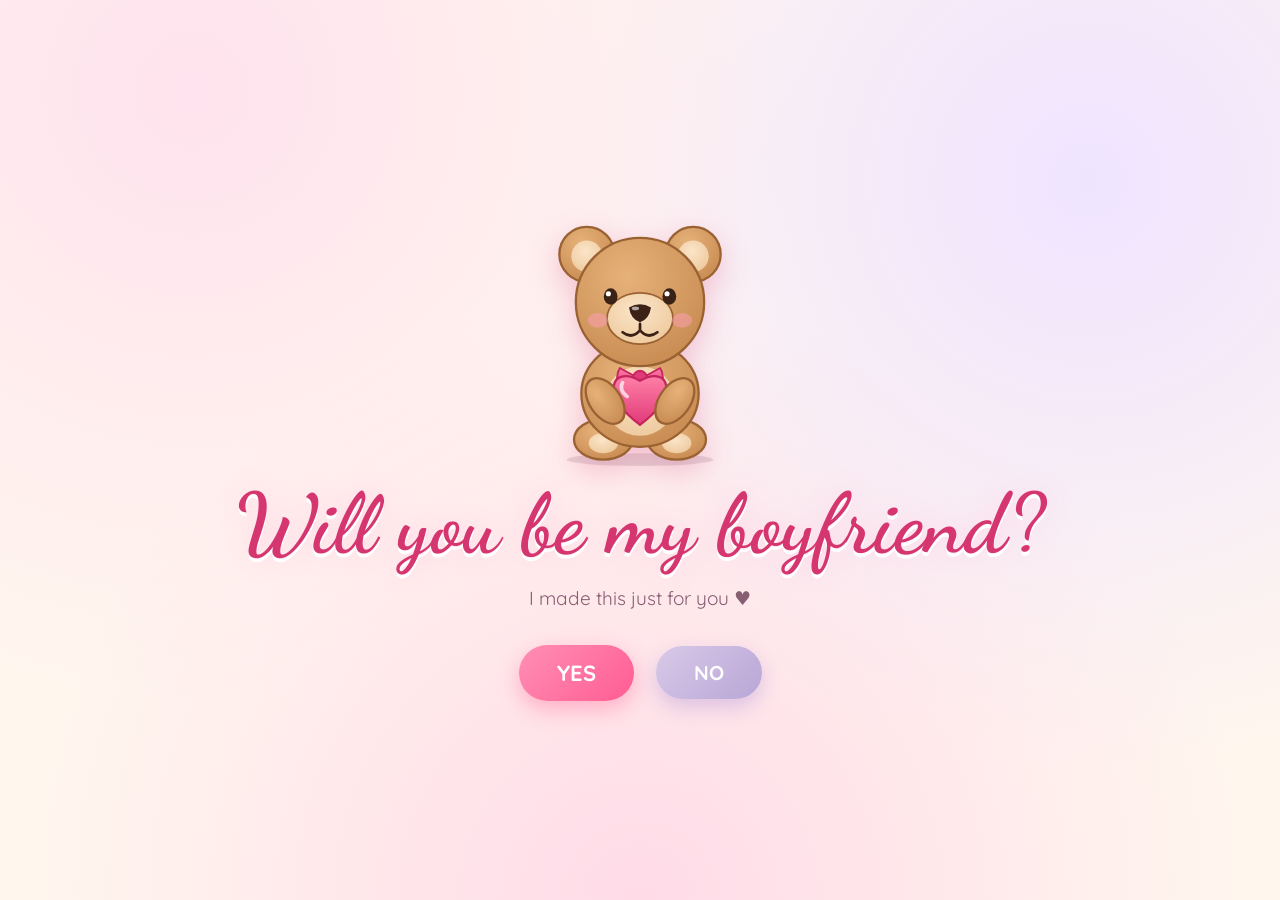
<file: index.html>
<!doctype html>
<html lang="en">
<head>
<meta charset="utf-8">
<meta name="viewport" content="width=device-width, initial-scale=1">
<title>A Little Question</title>
<link href="https://fonts.googleapis.com/css2?family=Dancing+Script:wght@600;700&family=Quicksand:wght@500;700&display=swap" rel="stylesheet">
<link rel="stylesheet" href="style.css">
</head>
<body>
<main class="ask">
  <div class="bear" data-teddy="heart" style="width:min(220px,55vw)"></div>
  <h1>Will you be my boyfriend?</h1>
  <p class="small">I made this just for you &hearts;</p>
  <div class="answers">
    <button class="btn" id="yes">YES</button>
    <button class="btn" id="no">NO</button>
  </div>
</main>
<div class="toast" id="toast"></div>

<script src="script.js"></script>
<script>
const yes = document.getElementById('yes'), no = document.getElementById('no'), toast = document.getElementById('toast');
let noClicks = 0, last = null, leaving = false;
const labels = ['NO', 'Are you sure?', 'Think again…', 'Pretty please?', 'Still no?', 'Nope 🙈'];

// ---- YES: little celebration, then a smooth trip to the cake page, then the birthday page ----
yes.addEventListener('click', () => {
  if (leaving) return; leaving = true;
  const r = yes.getBoundingClientRect();
  burst(r.left + r.width / 2, r.top + r.height / 2, 36);
  setTimeout(() => burst(innerWidth / 2, innerHeight / 3, 40), 250);
  setTimeout(() => burst(innerWidth / 3, innerHeight / 2, 30), 500);
  goTo('cake.html');
});

// ---- NO: runs away on every click; opens surprise tabs on clicks 2 and 3 ----
function moveNo() {
  const w = no.offsetWidth, h = no.offsetHeight, m = 10;
  if (!no.classList.contains('run')) {      // keep it where it is, then let it fly
    const r = no.getBoundingClientRect();
    const spacer = document.createElement('span');   // hold the gap in the layout
    spacer.style.cssText = `display:inline-block;width:${w}px;height:${h}px`;
    no.parentNode.insertBefore(spacer, no);
    no.style.left = r.left + 'px'; no.style.top = r.top + 'px';
    no.classList.add('run');
    last = { x: r.left, y: r.top };
    no.getBoundingClientRect();             // flush so the transition runs
  }
  let x, y, tries = 0;
  do {
    x = m + Math.random() * Math.max(1, innerWidth - w - 2 * m);
    y = m + Math.random() * Math.max(1, innerHeight - h - 2 * m);
  } while (tries++ < 20 && Math.hypot(x - last.x, y - last.y) < 140);
  last = { x, y };
  no.style.left = x + 'px'; no.style.top = y + 'px';
}
function say(msg) {
  toast.textContent = msg; toast.classList.add('show');
  clearTimeout(say.t); say.t = setTimeout(() => toast.classList.remove('show'), 3200);
}
no.addEventListener('click', e => {
  e.preventDefault();
  noClicks++;
  moveNo();
  no.textContent = labels[Math.min(noClicks, labels.length - 1)];
  yes.style.transform = `scale(${Math.min(1 + noClicks * 0.12, 1.7)})`;   // YES gets bigger & more tempting

  if (noClicks === 3) {   // third NO: the grumpy teddy tab
    const tab = window.open('angry.html', '_blank');
    if (!tab) say("How dare you type NO?! Click YES, please 💗");
  }
});
</script>
</body>
</html>
</file>
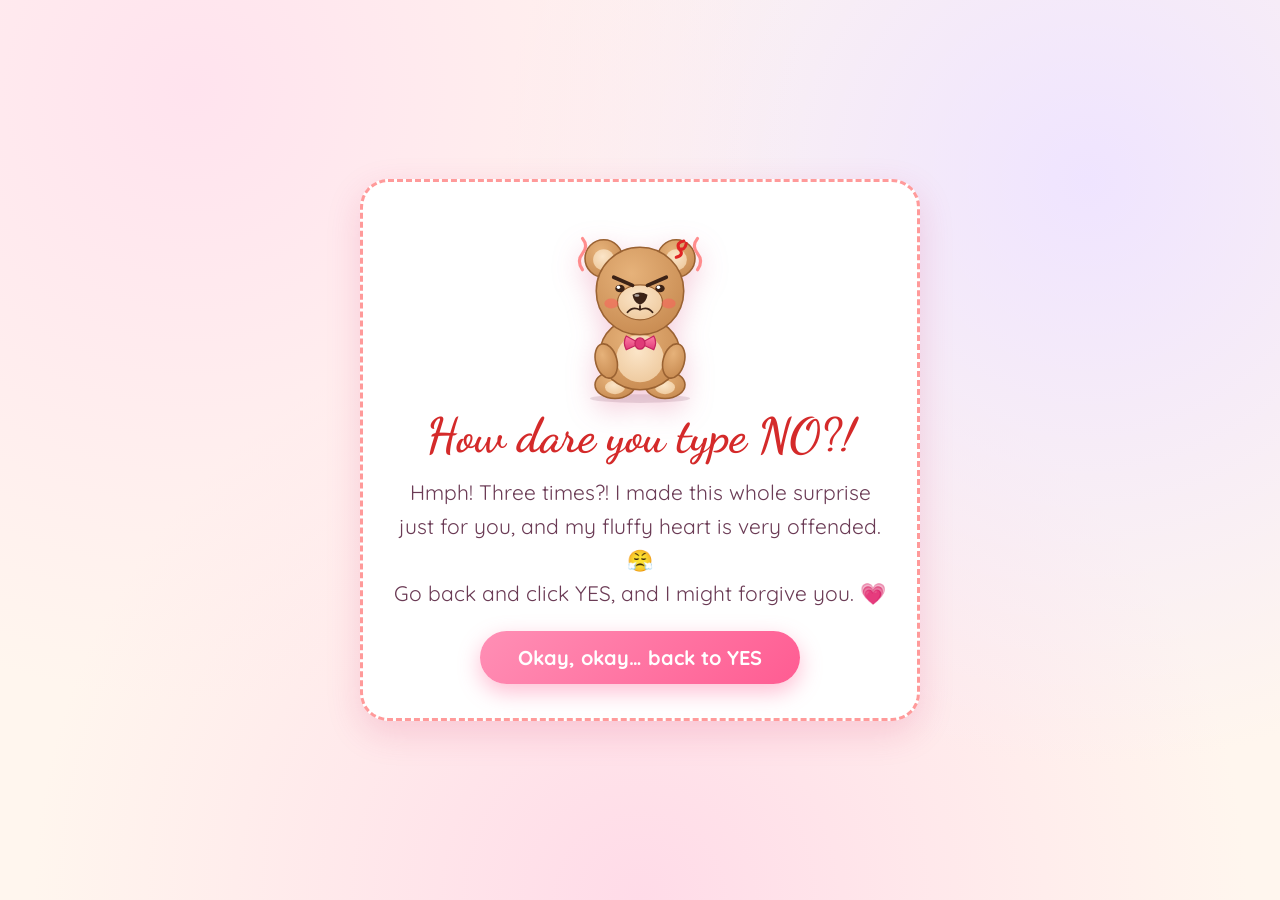
<file: angry.html>
<!doctype html>
<html lang="en">
<head>
<meta charset="utf-8">
<meta name="viewport" content="width=device-width, initial-scale=1">
<title>How dare you!</title>
<link href="https://fonts.googleapis.com/css2?family=Dancing+Script:wght@600;700&family=Quicksand:wght@500;700&display=swap" rel="stylesheet">
<link rel="stylesheet" href="style.css">
</head>
<body>
<main class="oops">
  <div class="card angry">
    <div class="bear shake" data-teddy="angry"></div>
    <h1>How dare you type NO?!</h1>
    <p>Hmph! Three times?! I made this whole surprise just for you, and my fluffy heart is very offended. 😤<br>Go back and click YES, and I might forgive you. 💗</p>
    <button class="btn" id="back">Okay, okay… back to YES</button>
  </div>
</main>
<script src="script.js"></script>
<script>
document.getElementById('back').addEventListener('click', () => {
  window.close();   // works when the tab was opened by the question page
  setTimeout(() => { document.querySelector('p').textContent = 'You can close this tab and click YES 💗'; }, 300);
});
</script>
</body>
</html>
</file>
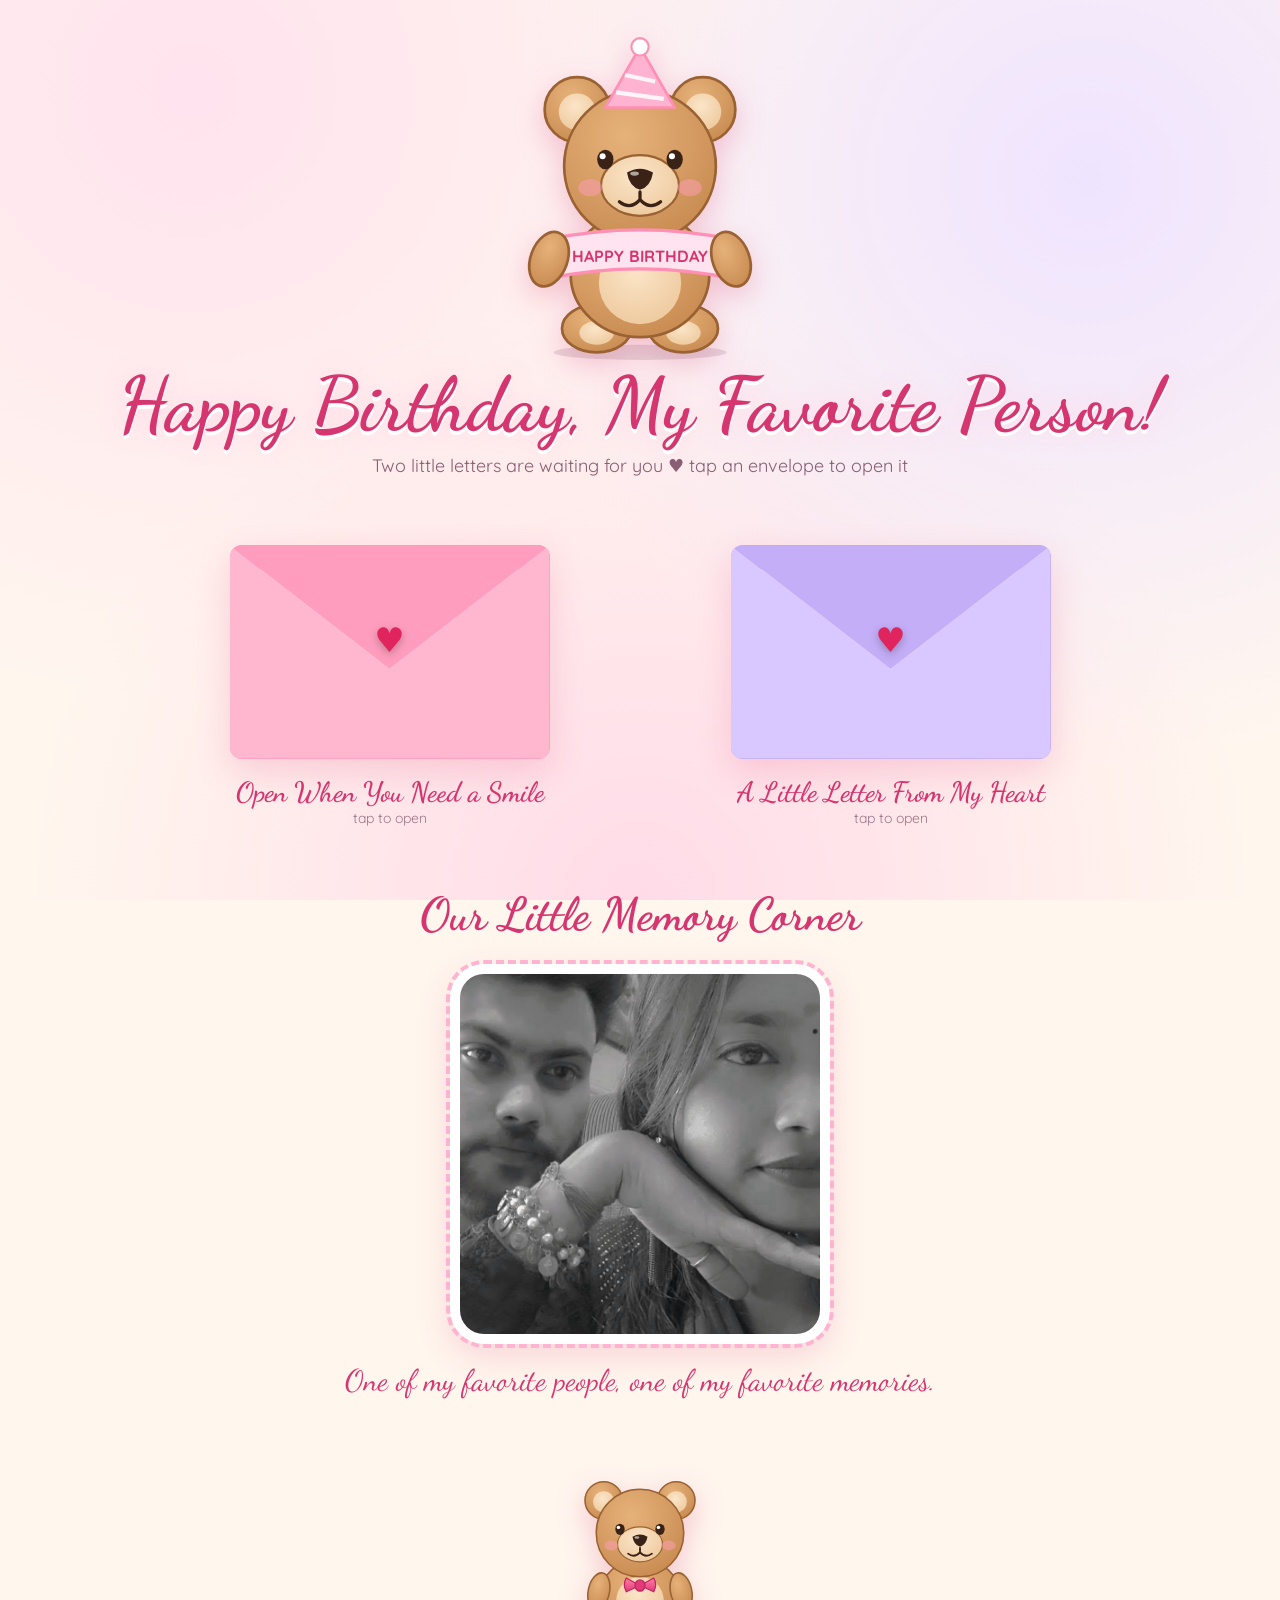
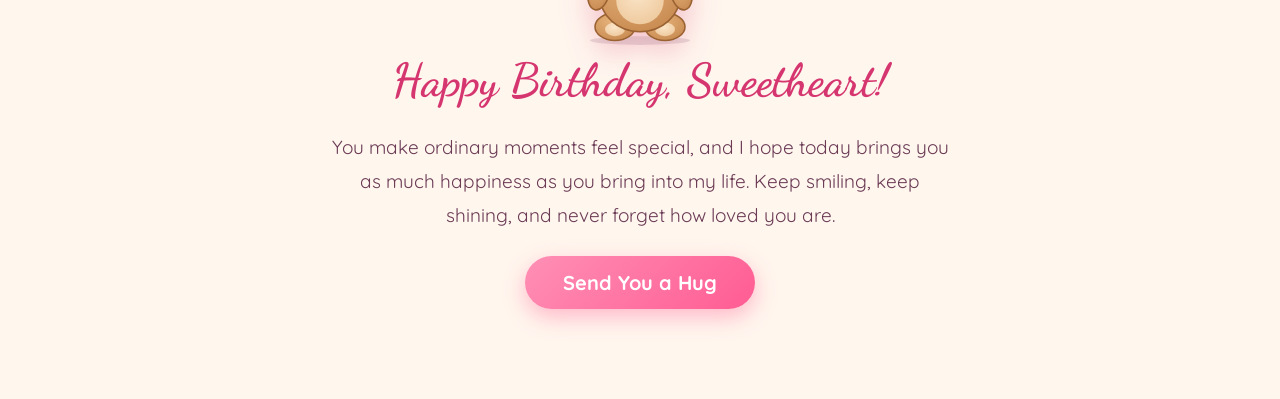
<file: birthday.html>
<!doctype html>
<html lang="en">
<head>
<meta charset="utf-8">
<meta name="viewport" content="width=device-width, initial-scale=1">
<title>Happy Birthday, My Love</title>
<link href="https://fonts.googleapis.com/css2?family=Dancing+Script:wght@600;700&family=Quicksand:wght@500;700&display=swap" rel="stylesheet">
<link rel="stylesheet" href="style.css">
</head>
<body>
<main>
  <header class="hero">
    <div class="bear" data-teddy="banner"></div>
    <h1>Happy Birthday, My Favorite Person!</h1>
    <p>Two little letters are waiting for you &hearts; tap an envelope to open it</p>
  </header>

  <section>
    <div class="letters">
      <div class="env-wrap">
        <button class="envelope" id="env1" aria-label="Open letter: Open When You Need a Smile">
          <span class="paper"></span><span class="pocket"></span><span class="flap"></span><span class="seal">&hearts;</span>
        </button>
        <div class="env-label">Open When You Need a Smile</div>
        <div class="env-hint">tap to open</div>
      </div>
      <div class="env-wrap">
        <button class="envelope lav" id="env2" aria-label="Open letter: A Little Letter From My Heart">
          <span class="paper"></span><span class="pocket"></span><span class="flap"></span><span class="seal">&hearts;</span>
        </button>
        <div class="env-label">A Little Letter From My Heart</div>
        <div class="env-hint">tap to open</div>
      </div>
    </div>
  </section>

  <section>
    <h2>Our Little Memory Corner</h2>
    <!-- To use your own photo: save it in this folder as  our-photo.jpg
         (for a PNG, save it as our-photo.png and change the src below). -->
    <figure class="frame empty" id="frame">
      <img id="memory" src="our-photo.jpg" alt="A photo of us">
      <div class="ph">
        <div class="big">&hearts;</div>
        <div>Place your favorite photo here</div>
        <small>save it as <b>our-photo.jpg</b> next to this page</small>
      </div>
    </figure>
    <p class="caption">One of my favorite people, one of my favorite memories.</p>
  </section>

  <section class="final">
    <div class="bear" id="finalBear" data-teddy="hug"></div>
    <h2>Happy Birthday, Sweetheart!</h2>
    <p>You make ordinary moments feel special, and I hope today brings you as much happiness as you bring into my life. Keep smiling, keep shining, and never forget how loved you are.</p>
    <button class="btn" id="hug">Send You a Hug</button>
  </section>
</main>

<!-- letters -->
<div class="modal" id="modal1" role="dialog" aria-modal="true" aria-label="Open When You Need a Smile">
  <div class="letter">
    <button class="close" aria-label="Close letter">&times;</button>
    <h3>Open When You Need a Smile</h3>
    <p>My love,</p>
    <p>If you are reading this, maybe today feels a little heavy, and I wish I could be right there to squeeze your hand. So let me remind you of something I never want you to forget: you are one of the most special people I have ever known.</p>
    <p>You have a way of making everything feel lighter. Your laugh, your kindness, the little things you do without even noticing &mdash; they have made my life so much warmer and happier than it was before you walked into it.</p>
    <p>When the world feels too loud, think of us being silly together, and let that make you smile. You mean the whole world to me, and I am so proud of the person you are.</p>
    <p class="end">You deserve all the happiness in the world. I love you so much!</p>
    <button class="btn close-big">Close this letter</button>
  </div>
</div>

<div class="modal" id="modal2" role="dialog" aria-modal="true" aria-label="A Little Letter From My Heart">
  <div class="letter lavender">
    <button class="close" aria-label="Close letter">&times;</button>
    <h3>A Little Letter From My Heart</h3>
    <p>Dear Sweetheart,</p>
    <p>Thank you. For the quiet moments, for the loud and giggly ones, for listening, and for being exactly yourself. I am grateful for you in a hundred small ways every single day.</p>
    <p>I admire how gentle your heart is and how bright you shine without even trying. Being around you feels like coming home, and I never take that for granted.</p>
    <p>I dream about all the little adventures ahead of us &mdash; sunny walks, late-night talks, silly photos, and plenty of cozy days that turn into our favorite stories.</p>
    <p class="end">No matter how many birthdays come and go, I hope I get to make more beautiful memories with you. I love you!</p>
    <button class="btn soft close-big">Close this letter</button>
  </div>
</div>

<!-- hug -->
<div class="hug-overlay" id="hugBox">
  <div class="bear" id="hugBear" data-teddy="hug"></div>
  <h2>Sending you the biggest virtual hug!</h2>
  <p>(tap anywhere to close)</p>
</div>

<script src="script.js"></script>
<script>
// ----- envelopes & letters -----
function setupLetter(envId, modalId) {
  const env = document.getElementById(envId), modal = document.getElementById(modalId);
  const close = () => { modal.classList.remove('show'); env.classList.remove('open'); };
  env.addEventListener('click', () => {
    env.classList.add('open');
    const r = env.getBoundingClientRect(); burst(r.left + r.width / 2, r.top + 20, 14);
    setTimeout(() => { modal.classList.add('show'); modal.querySelector('.letter').scrollTop = 0; }, 950);
  });
  modal.querySelectorAll('.close, .close-big').forEach(b => b.addEventListener('click', close));
  modal.addEventListener('click', e => { if (e.target === modal) close(); });
  addEventListener('keydown', e => { if (e.key === 'Escape') close(); });
}
setupLetter('env1', 'modal1');
setupLetter('env2', 'modal2');

// ----- photo: show the placeholder until our-photo.jpg exists -----
const img = document.getElementById('memory'), frame = document.getElementById('frame');
const showPhoto = () => frame.classList.remove('empty');
img.addEventListener('load', showPhoto);
img.addEventListener('error', () => frame.classList.add('empty'));
if (img.complete && img.naturalWidth) showPhoto();

// ----- hug -----
const hugBox = document.getElementById('hugBox');
function playHug(el) {            // restart the open-wide / close-in arm animation
  el.classList.remove('hugging'); void el.offsetWidth; el.classList.add('hugging');
}
document.getElementById('hug').addEventListener('click', e => {
  hugBox.classList.add('show');
  playHug(document.getElementById('finalBear')); playHug(document.getElementById('hugBear'));
  for (let i = 0; i < 4; i++) setTimeout(() => burst(innerWidth * (.2 + Math.random() * .6), innerHeight * (.3 + Math.random() * .4), 18), i * 300);
  clearTimeout(hugBox.t); hugBox.t = setTimeout(() => hugBox.classList.remove('show'), 4500);
});
hugBox.addEventListener('click', () => hugBox.classList.remove('show'));
</script>
</body>
</html>
</file>
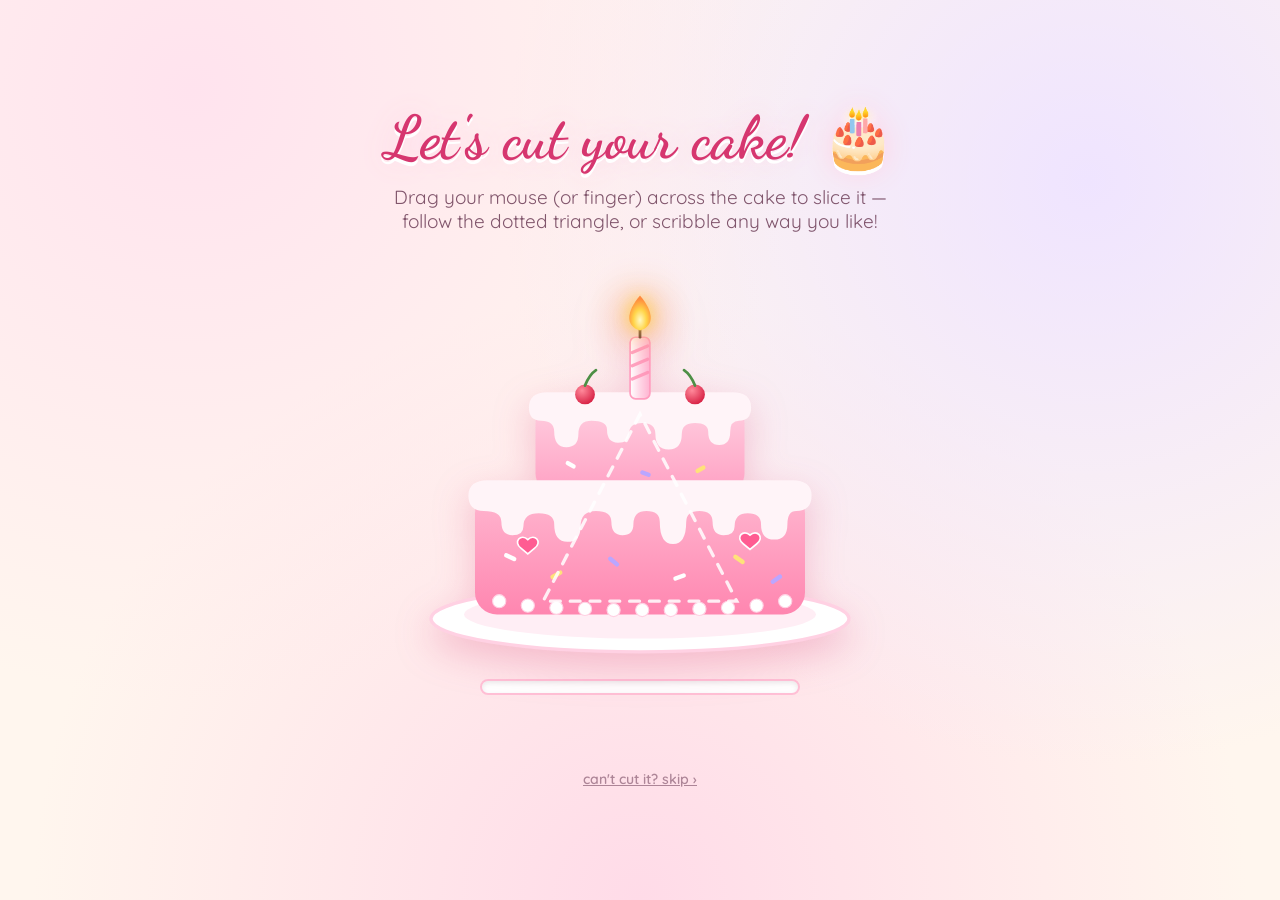
<file: cake.html>
<!doctype html>
<html lang="en">
<head>
<meta charset="utf-8">
<meta name="viewport" content="width=device-width, initial-scale=1">
<title>Cut the Cake</title>
<link href="https://fonts.googleapis.com/css2?family=Dancing+Script:wght@600;700&family=Quicksand:wght@500;700&display=swap" rel="stylesheet">
<link rel="stylesheet" href="style.css">
<style>
  .stage{min-height:100vh;display:flex;flex-direction:column;align-items:center;justify-content:center;gap:14px;padding:22px 14px 28px;text-align:center}
  .stage h1{font-size:clamp(34px,8vw,60px);color:var(--deep);text-shadow:0 4px 0 #fff,0 0 30px #ffd1e3;line-height:1.1}
  .stage .hint{font-size:clamp(15px,3.6vw,19px);max-width:520px;opacity:.85}
  .cake-wrap{position:relative;width:min(440px,92vw);aspect-ratio:400/380;touch-action:none;user-select:none}
  .cake-wrap svg.cake{position:absolute;inset:0;width:100%;height:100%;overflow:visible;filter:drop-shadow(0 14px 18px rgba(214,54,111,.25))}
  .cake-wrap canvas{position:absolute;inset:0;width:100%;height:100%;cursor:crosshair;touch-action:none}
  .cake-wrap.cut svg.cake{animation:wobble .7s ease-in-out}
  @keyframes wobble{0%,100%{transform:rotate(0)}25%{transform:rotate(-2deg) scale(1.02)}75%{transform:rotate(2deg) scale(1.02)}}
  .flame{transform-origin:200px 74px;animation:flick .18s ease-in-out infinite alternate;filter:drop-shadow(0 0 8px #ffd54a) drop-shadow(0 0 18px #ff9f43);transition:opacity .5s,transform .5s}
  @keyframes flick{from{transform:scale(1,1) rotate(-2deg)}to{transform:scale(.92,1.1) rotate(2deg)}}
  .out .flame{opacity:0;transform:scale(.2)}
  .smoke{opacity:0}
  .out .smoke{animation:smoke 2s ease-out}
  @keyframes smoke{0%{opacity:.7;transform:translateY(0)}100%{opacity:0;transform:translateY(-40px)}}
  .guide{fill:none;stroke:#fff;stroke-width:3;stroke-dasharray:9 9;stroke-linecap:round;opacity:.85;animation:dash 1.2s linear infinite;transition:opacity .6s}
  @keyframes dash{to{stroke-dashoffset:-36}}
  .started .guide{opacity:.15}
  .knife{position:absolute;left:0;top:0;width:54px;pointer-events:none;opacity:0;transition:opacity .15s;z-index:3;filter:drop-shadow(0 4px 4px rgba(0,0,0,.25))}
  .knife.on{opacity:1}
  .bar{width:min(320px,80vw);height:16px;border-radius:99px;background:#fff;border:2px solid #ffc0d6;overflow:hidden;box-shadow:inset 0 2px 5px rgba(0,0,0,.08)}
  .bar i{display:block;height:100%;width:0;background:linear-gradient(90deg,#ff9dbf,#ff5c92);border-radius:99px;transition:width .15s}
  .slice{position:absolute;right:-6%;bottom:2%;width:34%;opacity:0;transform:translateX(-70px) rotate(-8deg) scale(.6);transition:all .9s cubic-bezier(.2,1.4,.4,1);pointer-events:none;filter:drop-shadow(0 8px 8px rgba(214,54,111,.3))}
  .cut .slice{opacity:1;transform:none}
  #msg{font-family:'Dancing Script',cursive;font-size:clamp(26px,6vw,38px);color:var(--deep);min-height:46px}
  #go{display:none}
  #go.show{display:inline-block;animation:pagein .6s}
  .skip{background:none;border:0;color:var(--ink);opacity:.55;font:600 14px Quicksand,sans-serif;cursor:pointer;text-decoration:underline}
</style>
</head>
<body>
<main class="stage">
  <h1>Let's cut your cake! 🎂</h1>
  <p class="hint" id="hint">Drag your mouse (or finger) across the cake to slice it &mdash; follow the dotted triangle, or scribble any way you like!</p>

  <div class="cake-wrap" id="wrap">
    <svg class="cake" viewBox="0 0 400 380" xmlns="http://www.w3.org/2000/svg" aria-label="Pink birthday cake with a candle">
      <defs>
        <linearGradient id="gBottom" x1="0" y1="0" x2="0" y2="1"><stop offset="0" stop-color="#ffb7d0"/><stop offset="1" stop-color="#ff86b0"/></linearGradient>
        <linearGradient id="gTop" x1="0" y1="0" x2="0" y2="1"><stop offset="0" stop-color="#ffcfe0"/><stop offset="1" stop-color="#ffa0c3"/></linearGradient>
        <linearGradient id="gCandle" x1="0" y1="0" x2="1" y2="0"><stop offset="0" stop-color="#fff"/><stop offset=".5" stop-color="#ffd6e6"/><stop offset="1" stop-color="#ffb3d1"/></linearGradient>
        <radialGradient id="gFlame" cx=".5" cy=".7" r=".6"><stop offset="0" stop-color="#fff9c4"/><stop offset=".5" stop-color="#ffd54a"/><stop offset="1" stop-color="#ff8a3d"/></radialGradient>
        <radialGradient id="gCherry" cx=".35" cy=".3" r=".8"><stop offset="0" stop-color="#ff8a9b"/><stop offset="1" stop-color="#d4183d"/></radialGradient>
      </defs>
      <!-- plate -->
      <ellipse cx="200" cy="338" rx="190" ry="30" fill="#fff" stroke="#ffd1e3" stroke-width="3"/>
      <ellipse cx="200" cy="334" rx="160" ry="22" fill="#ffeef5"/>
      <!-- bottom tier -->
      <rect x="50" y="222" width="300" height="112" rx="20" fill="url(#gBottom)"/>
      <!-- top tier -->
      <rect x="105" y="142" width="190" height="82" rx="18" fill="url(#gTop)"/>
      <!-- pearls along the bottom -->
      <g fill="#fff" stroke="#ffd1e3" stroke-width="1">
        <circle cx="72" cy="322" r="6"/><circle cx="98" cy="326" r="6"/><circle cx="124" cy="328" r="6"/><circle cx="150" cy="329" r="6"/><circle cx="176" cy="330" r="6"/><circle cx="202" cy="330" r="6"/><circle cx="228" cy="330" r="6"/><circle cx="254" cy="329" r="6"/><circle cx="280" cy="328" r="6"/><circle cx="306" cy="326" r="6"/><circle cx="332" cy="322" r="6"/>
      </g>
      <!-- frosting drips -->
      <path d="M44 226 Q44 212 62 212 H338 Q356 212 356 226 Q356 240 342 240 Q334 240 334 252 Q334 266 322 266 Q310 266 310 252 Q310 242 298 242 Q286 242 286 254 Q286 262 276 262 Q266 262 266 250 Q266 240 254 240 Q242 240 242 250 Q242 270 230 270 Q218 270 218 250 Q218 240 206 240 Q194 240 194 252 Q194 262 184 262 Q174 262 174 250 Q174 240 160 240 Q146 240 146 254 Q146 268 134 268 Q122 268 122 252 Q122 242 108 242 Q94 242 94 254 Q94 262 84 262 Q74 262 74 250 Q74 240 58 240 Q44 240 44 226Z" fill="#fff4f8"/>
      <path d="M99 146 Q99 132 116 132 H284 Q301 132 301 146 Q301 158 290 158 Q282 158 282 168 Q282 180 272 180 Q262 180 262 168 Q262 160 250 160 Q238 160 238 170 Q238 184 226 184 Q214 184 214 170 Q214 160 202 160 Q190 160 190 170 Q190 178 180 178 Q170 178 170 166 Q170 158 156 158 Q144 158 144 170 Q144 182 133 182 Q122 182 122 168 Q122 158 110 158 Q99 158 99 146Z" fill="#fff4f8"/>
      <!-- sprinkles & hearts -->
      <g>
        <rect x="76" y="280" width="12" height="4" rx="2" fill="#fff" transform="rotate(25 82 282)"/><rect x="118" y="296" width="12" height="4" rx="2" fill="#ffe27a" transform="rotate(-30 124 298)"/><rect x="170" y="284" width="12" height="4" rx="2" fill="#bba6ff" transform="rotate(40 176 286)"/><rect x="230" y="298" width="12" height="4" rx="2" fill="#fff" transform="rotate(-20 236 300)"/><rect x="284" y="282" width="12" height="4" rx="2" fill="#ffe27a" transform="rotate(35 290 284)"/><rect x="318" y="300" width="12" height="4" rx="2" fill="#bba6ff" transform="rotate(-35 324 302)"/>
        <rect x="132" y="196" width="10" height="4" rx="2" fill="#fff" transform="rotate(30 137 198)"/><rect x="250" y="200" width="10" height="4" rx="2" fill="#ffe27a" transform="rotate(-30 255 202)"/><rect x="200" y="204" width="10" height="4" rx="2" fill="#bba6ff" transform="rotate(20 205 206)"/>
      </g>
      <g fill="#ff5c92" stroke="#fff" stroke-width="1.5"><path d="M92 270 c-6-6-14 2-6 8 l6 5 l6-5 c8-6 0-14-6-8z" transform="translate(6 -4)"/><path d="M300 262 c-6-6-14 2-6 8 l6 5 l6-5 c8-6 0-14-6-8z"/></g>
      <!-- cherries on top -->
      <circle cx="150" cy="134" r="9" fill="url(#gCherry)"/><circle cx="250" cy="134" r="9" fill="url(#gCherry)"/>
      <path d="M150 126 Q154 116 160 112 M250 126 Q246 116 240 112" stroke="#4d8f45" stroke-width="2.5" fill="none" stroke-linecap="round"/>
      <!-- candle -->
      <rect x="191" y="82" width="18" height="56" rx="5" fill="url(#gCandle)" stroke="#ff9dbf" stroke-width="1.5"/>
      <path d="M193 96 L207 90 M193 108 L207 102 M193 120 L207 114" stroke="#ff8fb5" stroke-width="3" stroke-linecap="round" opacity=".8"/>
      <path d="M200 82 V74" stroke="#5b3a3a" stroke-width="2.5" stroke-linecap="round"/>
      <path class="smoke" d="M200 70 Q194 56 202 46 Q210 36 202 24" fill="none" stroke="#bbb" stroke-width="4" stroke-linecap="round"/>
      <path class="flame" d="M200 44 C212 58 214 72 200 76 C186 72 188 58 200 44Z" fill="url(#gFlame)"/>
      <!-- dotted triangle guide -->
      <path class="guide" d="M200 152 L112 322 L288 322 Z"/>
    </svg>
    <svg class="slice" viewBox="0 0 120 110" xmlns="http://www.w3.org/2000/svg" aria-hidden="true">
      <ellipse cx="60" cy="98" rx="56" ry="10" fill="#fff" stroke="#ffd1e3" stroke-width="2"/>
      <path d="M14 92 L100 92 L84 44 L30 44Z" fill="url(#gBottom)"/>
      <path d="M30 44 L84 44 L74 20 L40 20Z" fill="url(#gTop)"/>
      <path d="M26 46 Q40 56 52 46 Q66 58 88 44 L84 40 L30 40Z" fill="#fff4f8"/>
      <circle cx="57" cy="14" r="7" fill="#d4183d"/>
    </svg>
    <canvas id="cv"></canvas>
    <svg class="knife" id="knife" viewBox="0 0 60 30" aria-hidden="true"><path d="M2 12 L40 5 Q46 4 52 10 L40 14 Z" fill="#e8eef5" stroke="#8a97a8" stroke-width="1.5" stroke-linejoin="round"/><rect x="38" y="6" width="20" height="9" rx="4" fill="#ff7fa8" transform="rotate(-6 48 10)"/></svg>
  </div>

  <div class="bar" aria-hidden="true"><i id="fill"></i></div>
  <div id="msg" aria-live="polite"></div>
  <button class="btn" id="go">Open my birthday surprise 💗</button>
  <button class="skip" id="skip">can't cut it? skip ›</button>
</main>

<script src="script.js"></script>
<script>
const wrap = document.getElementById('wrap'), cv = document.getElementById('cv'), ctx = cv.getContext('2d');
const knife = document.getElementById('knife'), fill = document.getElementById('fill'), msg = document.getElementById('msg'), hint = document.getElementById('hint');
const VB = 400;                // the cake is drawn in a 400-wide space
const NEED = 520;              // how much cutting (in that space) completes the cake
let scale = 1, cutLen = 0, last = null, drawing = false, finished = false, leaving = false;

function size() {
  const r = wrap.getBoundingClientRect(), dpr = Math.min(devicePixelRatio || 1, 2);
  cv.width = r.width * dpr; cv.height = r.height * dpr;
  ctx.setTransform(dpr, 0, 0, dpr, 0, 0);
  scale = r.width / VB;
}
size(); addEventListener('resize', size);

// the cake body (in cake space): bottom tier + top tier
const rects = [{ x: 50, y: 222, w: 300, h: 112 }, { x: 105, y: 142, w: 190, h: 82 }];
const onCake = (x, y) => rects.some(r => x >= r.x && x <= r.x + r.w && y >= r.y && y <= r.y + r.h);
function clipToCake() {
  ctx.beginPath();
  for (const r of rects) ctx.rect(r.x * scale, r.y * scale, r.w * scale, r.h * scale);
  ctx.clip();
}
function pos(e) { const r = cv.getBoundingClientRect(); return { x: e.clientX - r.left, y: e.clientY - r.top }; }

function drawCut(a, b) {
  ctx.save(); clipToCake(); ctx.lineCap = 'round';
  ctx.strokeStyle = 'rgba(168,50,95,.9)'; ctx.lineWidth = 6 * scale;
  ctx.beginPath(); ctx.moveTo(a.x, a.y); ctx.lineTo(b.x, b.y); ctx.stroke();
  ctx.strokeStyle = '#fff3e6'; ctx.lineWidth = 2.6 * scale;
  ctx.beginPath(); ctx.moveTo(a.x, a.y); ctx.lineTo(b.x, b.y); ctx.stroke();
  ctx.restore();
}
function moveKnife(p, ang) {
  knife.style.transform = `translate(${p.x - 8}px,${p.y - 14}px) rotate(${ang}deg)`;
}

cv.addEventListener('pointerdown', e => {
  if (finished) return;
  cv.setPointerCapture(e.pointerId); drawing = true; last = pos(e);
  wrap.classList.add('started'); knife.classList.add('on'); moveKnife(last, -25);
});
cv.addEventListener('pointermove', e => {
  if (!drawing || finished) return;
  const p = pos(e), dx = p.x - last.x, dy = p.y - last.y, len = Math.hypot(dx, dy);
  moveKnife(p, Math.max(-70, Math.min(20, Math.atan2(dy, dx) * 57.3 - 20)));
  if (len < 2) return;
  const mid = { x: (p.x + last.x) / 2 / scale, y: (p.y + last.y) / 2 / scale };
  if (onCake(mid.x, mid.y)) {                 // only slices that touch the cake count
    drawCut(last, p);
    const before = cutLen; cutLen += len / scale;
    if (Math.floor(before / 60) !== Math.floor(cutLen / 60)) {   // little crumbs/hearts as you cut
      const r = cv.getBoundingClientRect(); burst(r.left + p.x, r.top + p.y, 3);
    }
    const pct = Math.min(1, cutLen / NEED);
    fill.style.width = pct * 100 + '%';
    msg.textContent = pct < .35 ? 'Nice, keep going…' : pct < .75 ? 'Almost there! ✂️' : 'One more slice…';
    if (pct >= 1) finish();
  }
  last = p;
});
const stop = () => { drawing = false; knife.classList.remove('on'); };
cv.addEventListener('pointerup', stop); cv.addEventListener('pointercancel', stop);

function finish() {
  finished = true; stop(); cv.style.pointerEvents = 'none';
  wrap.classList.add('cut', 'out');
  hint.textContent = 'You cut the cake! Now make a wish… 🌟';
  msg.textContent = 'Happy Birthday, my love! 🎂💗';
  const r = wrap.getBoundingClientRect();
  [0, 250, 500, 750].forEach((t, i) => setTimeout(() => burst(r.left + r.width * (.25 + .17 * i), r.top + r.height * .35, 26), t));
  document.getElementById('go').classList.add('show');
  document.getElementById('skip').style.display = 'none';
  setTimeout(next, 6500);
}
function next() { if (leaving) return; leaving = true; goTo('birthday.html'); }
document.getElementById('go').addEventListener('click', next);
document.getElementById('skip').addEventListener('click', next);
</script>
</body>
</html>
</file>
<file: style.css>
:root{
  --pink:#ffc9dd; --rose:#ff7fa8; --deep:#d6366f; --cream:#fff6ee; --lav:#e3d6ff; --lav-deep:#8a6fd1;
  --ink:#6b3b55; --shadow:0 12px 34px rgba(214,54,111,.18);
}
*{box-sizing:border-box;margin:0}
html{scroll-behavior:smooth}
body{
  min-height:100vh;font-family:'Quicksand',system-ui,sans-serif;color:var(--ink);
  background:radial-gradient(circle at 15% 10%,#ffe3ee 0,transparent 45%),
             radial-gradient(circle at 85% 20%,#efe4ff 0,transparent 45%),
             radial-gradient(circle at 50% 100%,#ffdbe8 0,transparent 55%),var(--cream);
  background-attachment:fixed;overflow-x:hidden;animation:pagein 1s ease;
}
@keyframes pagein{from{opacity:0}}
h1,h2,h3,.script{font-family:'Dancing Script','Segoe Script',cursive}

/* floating hearts */
.floaters{position:fixed;inset:0;pointer-events:none;overflow:hidden;z-index:0}
.float{position:absolute;bottom:-40px;opacity:0;animation:rise linear forwards;text-shadow:0 0 10px #fff}
@keyframes rise{0%{transform:translate(0,0) rotate(0);opacity:0}10%{opacity:.85}100%{transform:translate(var(--sway),-110vh) rotate(40deg);opacity:0}}
.burst{position:fixed;z-index:50;pointer-events:none;transform:translate(-50%,-50%);animation:pop 1.4s ease-out forwards;text-shadow:0 0 8px #fff}
@keyframes pop{to{transform:translate(calc(-50% + var(--dx)),calc(-50% + var(--dy))) scale(.4);opacity:0}}
.veil{position:fixed;inset:0;z-index:100;background:radial-gradient(circle,#fff 0,#ffd6e6 60%,#e8d9ff);opacity:0;transition:opacity .8s}
.veil.on{opacity:1}

main{position:relative;z-index:1}
.bear{display:block;margin:0 auto;animation:bob 3s ease-in-out infinite;filter:drop-shadow(0 10px 14px rgba(214,54,111,.25))}
@keyframes bob{0%,100%{transform:translateY(0) rotate(-2deg)}50%{transform:translateY(-10px) rotate(2deg)}}
.btn{font:700 20px 'Quicksand',sans-serif;border:0;border-radius:999px;padding:14px 38px;cursor:pointer;color:#fff;
  background:linear-gradient(135deg,#ff8fb5,#ff5c92);box-shadow:0 8px 22px rgba(255,92,146,.4);transition:transform .2s,box-shadow .2s;touch-action:manipulation}
.btn:hover{transform:translateY(-3px) scale(1.04)}
.btn:active{transform:scale(.96)}
.btn.soft{background:linear-gradient(135deg,#c9b3ff,#a58bef);box-shadow:0 8px 22px rgba(138,111,209,.35)}

/* ---------- Page 1 ---------- */
.ask{min-height:100vh;display:flex;flex-direction:column;align-items:center;justify-content:center;text-align:center;padding:24px 16px;gap:10px}
.ask .bear{width:min(220px,55vw)}
.ask h1{font-size:clamp(40px,10vw,84px);line-height:1.1;color:var(--deep);text-shadow:0 4px 0 #fff,0 0 30px #ffd1e3;margin:6px 0 4px}
.ask p.small{font-size:clamp(15px,3.5vw,19px);opacity:.8;margin-bottom:18px}
.answers{display:flex;gap:22px;align-items:center;justify-content:center;flex-wrap:wrap;min-height:70px}
#yes{font-size:22px;transition:transform .3s}
#no{background:linear-gradient(135deg,#d8c9e8,#b9a6d6);box-shadow:0 8px 20px rgba(138,111,209,.3)}
#no.run{position:fixed;z-index:20;transition:left .35s cubic-bezier(.3,1.6,.5,1),top .35s cubic-bezier(.3,1.6,.5,1)}
.toast{position:fixed;left:50%;bottom:6%;transform:translate(-50%,30px);background:#fff;color:var(--deep);padding:14px 22px;border-radius:18px;box-shadow:var(--shadow);font-weight:700;opacity:0;transition:.4s;z-index:60;max-width:90vw;text-align:center}
.toast.show{opacity:1;transform:translate(-50%,0)}

/* ---------- Surprise tabs ---------- */
.oops{min-height:100vh;display:flex;align-items:center;justify-content:center;padding:24px;text-align:center}
.card{position:relative;z-index:1;background:#fff;border-radius:28px;padding:34px 28px;max-width:560px;box-shadow:var(--shadow);border:3px dashed var(--pink)}
.card .bear{width:150px;margin-bottom:6px}
.card h1{font-size:clamp(32px,8vw,48px);color:var(--deep);margin-bottom:12px}
.card p{font-size:clamp(17px,4vw,21px);line-height:1.6;margin-bottom:20px}

/* ---------- Page 2 ---------- */
.hero{text-align:center;padding:36px 16px 10px}
.hero .bear{width:min(260px,62vw)}
.hero h1{font-size:clamp(40px,9vw,76px);line-height:1.1;color:var(--deep);text-shadow:0 4px 0 #fff,0 0 30px #ffd1e3;margin-top:6px}
.hero p{margin-top:8px;font-size:18px;opacity:.8}
section{max-width:1000px;margin:0 auto;padding:30px 16px}
section>h2{text-align:center;font-size:clamp(32px,7vw,46px);color:var(--deep);margin-bottom:22px}
.letters{display:grid;grid-template-columns:1fr 1fr;gap:34px;justify-items:center;padding-top:28px}
@media(max-width:700px){.letters{grid-template-columns:1fr;gap:56px}}

.env-wrap{text-align:center;width:100%;display:flex;flex-direction:column;align-items:center}
.envelope{--env:#ffb6cf;--flap:#ff9dbf;--back:#ff8fb5;position:relative;width:min(320px,100%);aspect-ratio:1.5;cursor:pointer;border:0;background:var(--back);border-radius:12px;box-shadow:var(--shadow);transition:transform .25s;perspective:700px;font-family:inherit}
.envelope:hover{transform:translateY(-6px) rotate(-1deg)}
.envelope.lav{--env:#d8c8ff;--flap:#c4aef7;--back:#b7a0f0}
.paper{position:absolute;left:9%;right:9%;top:10%;height:70%;background:#fff;border-radius:6px;z-index:1;transition:transform .7s .35s;box-shadow:0 2px 8px rgba(0,0,0,.1);
  background-image:repeating-linear-gradient(transparent 0 15px,#ffe3ee 15px 16px)}
.pocket{position:absolute;inset:0;background:var(--env);clip-path:polygon(0 0,50% 58%,100% 0,100% 100%,0 100%);border-radius:12px;z-index:2}
.flap{position:absolute;left:0;top:0;width:100%;height:58%;background:var(--flap);clip-path:polygon(0 0,100% 0,50% 100%);transform-origin:top;transition:transform .7s,z-index 0s .35s;z-index:3;border-radius:12px 12px 0 0}
.seal{position:absolute;left:50%;top:44%;transform:translate(-50%,-50%);font-size:34px;z-index:4;color:#e0245e;filter:drop-shadow(0 3px 4px rgba(0,0,0,.25));animation:beat 1.4s infinite;transition:opacity .3s}
@keyframes beat{0%,100%{transform:translate(-50%,-50%) scale(1)}50%{transform:translate(-50%,-50%) scale(1.18)}}
.envelope.open .flap{transform:rotateX(180deg);z-index:1}
.envelope.open .paper{transform:translateY(-45%)}
.envelope.open .seal{opacity:0}
.env-label{margin-top:16px;font-family:'Dancing Script',cursive;font-size:28px;font-weight:600;color:var(--deep)}
.env-hint{font-size:14px;opacity:.65}

/* modal letter */
.modal{position:fixed;inset:0;z-index:70;display:none;align-items:center;justify-content:center;padding:18px;background:rgba(107,59,85,.45);backdrop-filter:blur(4px)}
.modal.show{display:flex;animation:fade .4s}
@keyframes fade{from{opacity:0}}
.letter{position:relative;max-width:560px;width:100%;max-height:88vh;overflow:auto;background:#fffaf4;border-radius:14px;padding:38px 30px 28px;box-shadow:0 20px 60px rgba(0,0,0,.3);border:2px solid #ffd3e3;animation:unfold .6s cubic-bezier(.2,1.2,.4,1)}
.letter.lavender{background:#f8f3ff;border-color:#d8c8ff}
@keyframes unfold{from{transform:translateY(40px) scale(.85);opacity:0}}
.letter h3{font-size:34px;color:var(--deep);margin-bottom:12px}
.letter.lavender h3{color:var(--lav-deep)}
.letter p{font-size:17.5px;line-height:1.75;margin-bottom:12px}
.letter .end{font-weight:700;color:var(--deep);margin-top:6px}
.letter.lavender .end{color:var(--lav-deep)}
.close{position:sticky;top:0;float:right;margin:-22px -14px 0 0;width:40px;height:40px;border-radius:50%;border:0;background:#ff8fb5;color:#fff;font-size:22px;cursor:pointer;box-shadow:0 4px 10px rgba(0,0,0,.2)}
.letter.lavender .close{background:#a58bef}
.close-big{display:block;margin:14px auto 0;font-size:16px;padding:10px 26px}

/* memory corner */
.frame{position:relative;width:min(560px,100%);aspect-ratio:4/3;margin:0 auto;border-radius:34px;border:10px solid #fff;outline:4px dashed #ffb3d1;background:#ffeef5;box-shadow:var(--shadow);overflow:hidden}
.frame img{position:absolute;inset:0;width:100%;height:100%;object-fit:cover;display:block}
.frame .ph{position:absolute;inset:0;display:none;flex-direction:column;align-items:center;justify-content:center;gap:8px;text-align:center;color:#d6679a;font-weight:700;padding:16px}
.frame .ph .big{font-size:54px;animation:beat2 1.6s infinite}
@keyframes beat2{50%{transform:scale(1.15)}}
.frame.empty .ph{display:flex}
.frame.empty img{display:none}
.caption{text-align:center;margin-top:18px;font-family:'Dancing Script',cursive;font-size:clamp(22px,5vw,30px);color:var(--deep)}

/* final */
.final{text-align:center;padding-bottom:90px}
.final .bear{width:150px}
.final h2{margin-top:10px}
.final p{max-width:620px;margin:0 auto 24px;font-size:19px;line-height:1.8}
.hug-overlay{position:fixed;inset:0;z-index:80;display:none;flex-direction:column;align-items:center;justify-content:center;gap:10px;background:rgba(255,226,238,.93);text-align:center;padding:20px}
.hug-overlay.show{display:flex;animation:fade .4s}
.hug-overlay .bear{width:min(250px,58vw);margin-bottom:26px}
@keyframes hug{0%,100%{transform:scale(1) rotate(-3deg)}50%{transform:scale(1.14) rotate(3deg)}}
.hug-overlay h2{font-size:clamp(34px,8vw,56px);color:var(--deep)}

@media(prefers-reduced-motion:reduce){*{animation-duration:.01ms!important;animation-iteration-count:1!important}}
.bear svg{width:100%;height:auto;display:block}
.card.angry{border-color:#ff9a9a}
.card.angry h1{color:#d42a2a}
.shake{animation:grumble .5s ease-in-out infinite!important}
@keyframes grumble{0%,100%{transform:translateX(0) rotate(0)}25%{transform:translateX(-4px) rotate(-1.5deg)}75%{transform:translateX(4px) rotate(1.5deg)}}
/* show the whole photo, whatever its shape (portrait or landscape) */
.frame:not(.empty){aspect-ratio:auto;width:min(380px,100%)}
.frame:not(.empty) img{position:static;height:auto}

/* ---- teddy hug: arms swing wide open, then close around the chest ---- */
.bear svg{overflow:visible}
.harm{transform-origin:0 0;transform-box:view-box}
.harm-l{transform:rotate(12deg)}
.harm-r{transform:rotate(-12deg)}
.hheart{opacity:0;transform-box:fill-box;transform-origin:center}
.hugging .harm-l{animation:armL 3.2s ease-in-out both}
.hugging .harm-r{animation:armR 3.2s ease-in-out both}
.hugging .hheart{animation:hpop 3.2s ease-in-out both}
.hugging svg{animation:squeeze 3.2s ease-in-out both;transform-origin:50% 80%}
@keyframes armL{0%{transform:rotate(12deg)}22%,42%{transform:rotate(118deg)}62%,85%{transform:rotate(-62deg)}100%{transform:rotate(12deg)}}
@keyframes armR{0%{transform:rotate(-12deg)}22%,42%{transform:rotate(-118deg)}62%,85%{transform:rotate(62deg)}100%{transform:rotate(-12deg)}}
@keyframes hpop{0%,50%{opacity:0;transform:scale(.3)}64%{opacity:1;transform:scale(1.2)}75%,88%{opacity:1;transform:scale(1)}100%{opacity:0;transform:scale(.6)}}
@keyframes squeeze{0%,52%{transform:scale(1)}64%,85%{transform:scale(1.07,.97)}100%{transform:scale(1)}}
</file>
